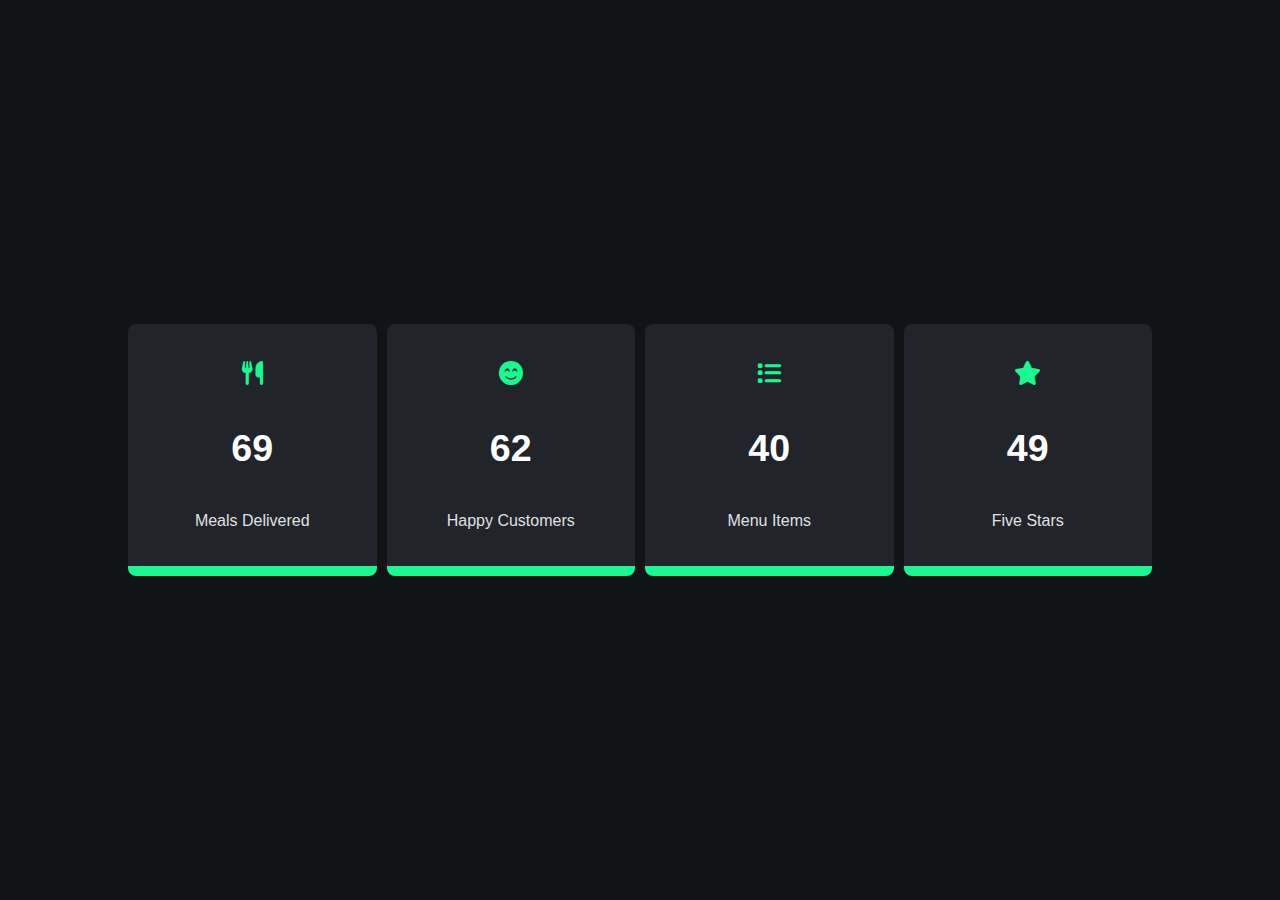
<file: Number_Counting_Animation/index.html>
<!DOCTYPE html>
<html lang="en">
<head>
    <meta charset="UTF-8">
    <meta name="viewport" content="width=device-width, initial-scale=1.0">
    <title>Document</title>
    <link rel="stylesheet" href="https://cdnjs.cloudflare.com/ajax/libs/font-awesome/6.5.1/css/all.min.css">
    <link rel="stylesheet" href="styles.css">
</head>
<body>
    <div class="wrapper">

        <div class="container">
            <i class="fa-solid fa-utensils"></i>
            <span class="num" data-val="400">000</span>
            <span class="text">Meals Delivered</span>
        </div>

        <div class="container">
            <i class="fa-solid fa-smile-beam"></i>
            <span class="num" data-val="340">000</span>
            <span class="text">Happy Customers</span>
        </div>

        <div class="container">
            <i class="fa-solid fa-list"></i>
            <span class="num" data-val="225">000</span>
            <span class="text">Menu Items</span>
        </div>

        <div class="container">
            <i class="fa-solid fa-star"></i>
            <span class="num" data-val="280">000</span>
            <span class="text">Five Stars</span>
        </div>
        
    </div>
    <script src="script.js"></script>
</body>
</html>
</file>
<file: Number_Counting_Animation/styles.css>
*{
    padding: 0;
    margin: 0;
    box-sizing: border-box;
    font-family: 'Poppins', sans-serif;
}

body{
    background-color: #121317;
}

.wrapper{
    /* border: 1px solid white; */
    position: absolute;
    width: 80vw;
    transform: translate(-50%, -50%);
    top: 50%;
    left: 50%;
    display: flex;
    justify-content: space-around;
    gap: 10px;
}

.container{
    width: 28vmin;
    height: 28vmin;
    /* border: 1px solid orange; */
    display: flex;
    flex-direction: column;
    justify-content: space-around;
    padding: 1em 0;
    position: relative;
    font-size: 16px;
    border-radius: 0.5em;
    background-color: #21242b;
    border-bottom: 10px solid #18f98f;
}

i{
    color: #18f98f;
    font-size: 1.5rem;
    text-align: center;

}

span.num{
    color: #fff;
    display: flex;
    align-items: center;
    justify-content: center;
    font-weight: 550;
    font-size: 2.35em;
    
}

span.text{
    color: #e0e0e0;
    font-size: 1em;
    text-align: center;
    pad: 0.7em 0;
    font-weight: 400;
    line-height: 1;
}

@media screen and (max-width: 1024px) {
    .wrapper{
        width: 85vw;
    }
    .container{
        height: 26vmin;
        width: 26vmin;
        font-size: 12px;
    }
    
}

@media screen and (max-width: 768px) {
    .wrapper{
        width: 90vw;
        flex-wrap: wrap;
        gap: 30px;
    }
    .container{
        height: 30vmin;
        width: calc(50% - 40px);
        font-size: 14px;
    }
    
}

@media screen and (max-width: 480px) {
    .wrapper{
        /* width: 90vw;
        flex-wrap: wrap; */
        gap: 15px;
    }
    .container{
        width: 100%;
        height: 25vmin;
        font-size: 8px;
    }
    
}
</file>
